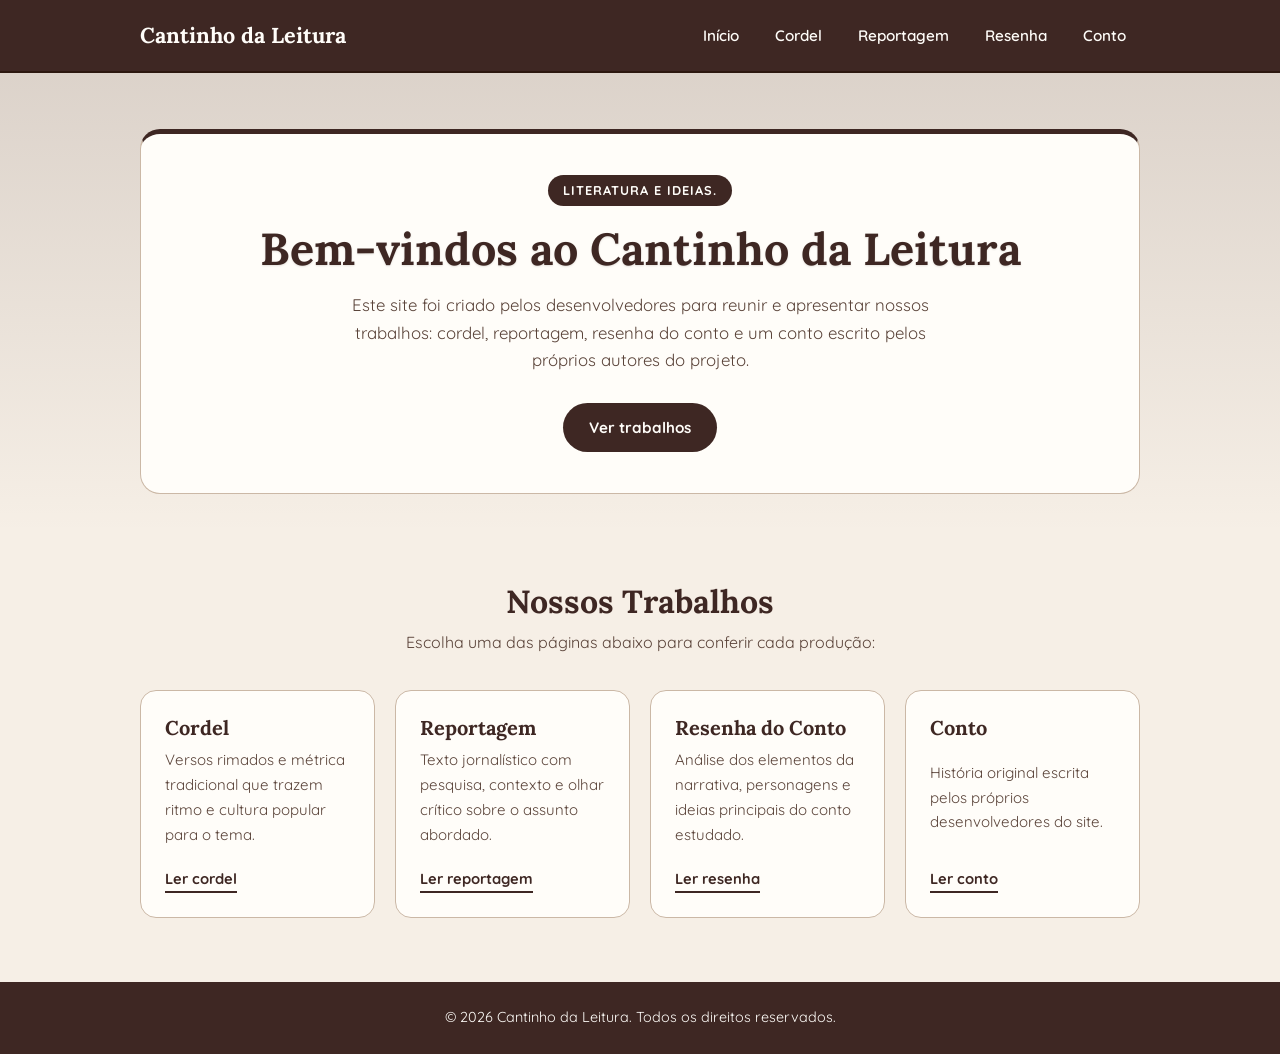
<file: index.html>
<!DOCTYPE html>
<html lang="pt-BR">
<head>
  <meta charset="UTF-8">
  <meta name="viewport" content="width=device-width, initial-scale=1.0">
  <title>Cantinho da Leitura | Início</title>

<link rel="icon" type="image/png" href="cafe icon.png">

  <link rel="preconnect" href="https://fonts.googleapis.com">
  <link rel="preconnect" href="https://fonts.gstatic.com" crossorigin>
  <link href="https://fonts.googleapis.com/css2?family=Lora:ital,wght@0,500;0,700;1,400&family=Quicksand:wght@400;600;700&display=swap" rel="stylesheet">

  <link rel="stylesheet" href="style.css">
</head>
<body>

  <header>
    <div class="container cabecalho-conteudo">
      <span class="logo">Cantinho da Leitura</span>

      <nav aria-label="Menu principal">
        <ul class="menu">
          <li><a href="index.html">Início</a></li>
          <li><a href="cordel.html">Cordel</a></li>
          <li><a href="repor.html">Reportagem</a></li>
          <li><a href="resenha.html">Resenha</a></li>
          <li><a href="contos.html">Conto</a></li>
        </ul>
      </nav>
    </div>
  </header>

  <main>
    <section class="hero">
      <div class="container hero-caixa">
        <span class="etiqueta">Literatura e ideias.</span>
        <h1>Bem-vindos ao Cantinho da Leitura</h1>
        <p>
          Este site foi criado pelos desenvolvedores para reunir e apresentar nossos trabalhos:
          cordel, reportagem, resenha do conto e um conto escrito pelos próprios autores do projeto.
        </p>
        <a href="#trabalhos" class="botao-cta">Ver trabalhos</a>
      </div>
    </section>

    <section id="trabalhos" class="secao-trabalhos">
      <div class="container">
        <div class="cabecalho-secao">
          <h2>Nossos Trabalhos</h2>
          <p>Escolha uma das páginas abaixo para conferir cada produção:</p>
        </div>

        <div class="grid-cards">
          <article class="card">
            <h3>Cordel</h3>
            <p>
              Versos rimados e métrica tradicional que trazem ritmo e cultura popular para o tema.
            </p>
            <a href="cordel.html" class="link-card">Ler cordel</a>
          </article>

          <article class="card">
            <h3>Reportagem</h3>
            <p>
              Texto jornalístico com pesquisa, contexto e olhar crítico sobre o assunto abordado.
            </p>
            <a href="repor.html" class="link-card">Ler reportagem</a>
          </article>

          <article class="card">
            <h3>Resenha do Conto</h3>
            <p>
              Análise dos elementos da narrativa, personagens e ideias principais do conto estudado.
            </p>
            <a href="resenha.html" class="link-card">Ler resenha</a>
          </article>

          <article class="card">
            <h3>Conto</h3>
            <p>
              História original escrita pelos próprios desenvolvedores do site.
            </p>
            <a href="contos.html" class="link-card">Ler conto</a>
          </article>
        </div>
      </div>
    </section>
  </main>

  <footer class="rodape">
    <div class="container">
      <p>&copy; 2026 Cantinho da Leitura. Todos os direitos reservados.</p>
    </div>
  </footer>

</body>
</html>
</file>
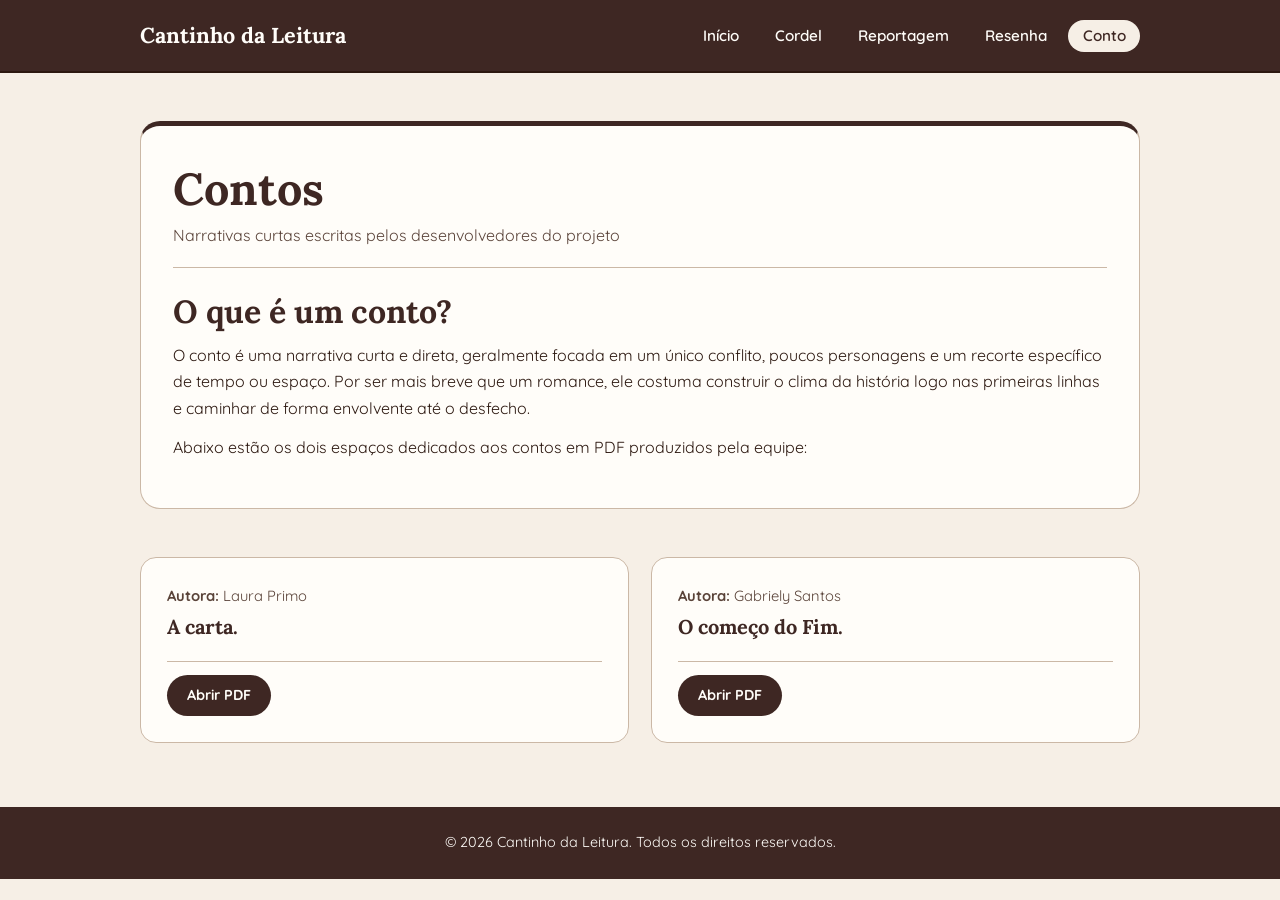
<file: contos.html>
<!DOCTYPE html>
<html lang="pt-BR">
<head>
  <meta charset="UTF-8">
  <meta name="viewport" content="width=device-width, initial-scale=1.0">
  <title>Cantinho da Leitura | Contos</title>

 <link rel="icon" type="image/png" href="cafe icon.png">

  <link rel="preconnect" href="https://fonts.googleapis.com">
  <link rel="preconnect" href="https://fonts.gstatic.com" crossorigin>
  <link href="https://fonts.googleapis.com/css2?family=Lora:ital,wght@0,500;0,700;1,400&family=Quicksand:wght@400;600;700&display=swap" rel="stylesheet">

  <link rel="stylesheet" href="style.css">
</head>
<body>

  <header>
    <div class="container cabecalho-conteudo">
      <span class="logo">Cantinho da Leitura</span>

      <nav aria-label="Menu principal">
        <ul class="menu">
          <li><a href="index.html">Início</a></li>
          <li><a href="cordel.html">Cordel</a></li>
          <li><a href="repor.html">Reportagem</a></li>
          <li><a href="resenha.html">Resenha</a></li>
          <li><a href="contos.html" aria-current="page">Conto</a></li>
        </ul>
      </nav>
    </div>
  </header>

  <main>
    <section class="resumo-conto">
      <div class="container">
        <div class="caixa-resumo">
          <h1>Contos</h1>
          <p class="subtitulo-pagina">Narrativas curtas escritas pelos desenvolvedores do projeto</p>

          <div class="resumo-texto">
            <h2>O que é um conto?</h2>
            <p>
              O conto é uma narrativa curta e direta, geralmente focada em um único conflito,
              poucos personagens e um recorte específico de tempo ou espaço. Por ser mais breve
              que um romance, ele costuma construir o clima da história logo nas primeiras linhas
              e caminhar de forma envolvente até o desfecho.
            </p>
            <p>
              Abaixo estão os dois espaços dedicados aos contos em PDF produzidos pela equipe:
            </p>
          </div>
        </div>
      </div>
    </section>

    <section class="secao-repositorios">
      <div class="container">
        <div class="grid-contos">

       
          <article class="card-conto">
            <div class="info-conto">
              <p class="autor-conto"><strong>Autora:</strong> Laura Primo </p>
              <h3>A carta.</h3>
            </div>
            <div class="acoes-pdf">
              <a href="conto - Laura Primo.pdf" target="_blank" rel="noopener noreferrer" class="botao-pdf">Abrir PDF</a>
            </div>
          </article>

          <article class="card-conto">
            <div class="info-conto">
              <p class="autor-conto"><strong>Autora:</strong> Gabriely Santos</p>
              <h3>O começo do Fim.</h3>
            </div>
            <div class="acoes-pdf">
              <a href="gabriely_conto.pdf" target="_blank" rel="noopener noreferrer" class="botao-pdf">Abrir PDF</a>
            </div>
          </article>

      
    </section>
  </main>

  <footer class="rodape">
    <div class="container">
      <p>&copy; 2026 Cantinho da Leitura. Todos os direitos reservados.</p>
    </div>
  </footer>

</body>
</html>
</file>
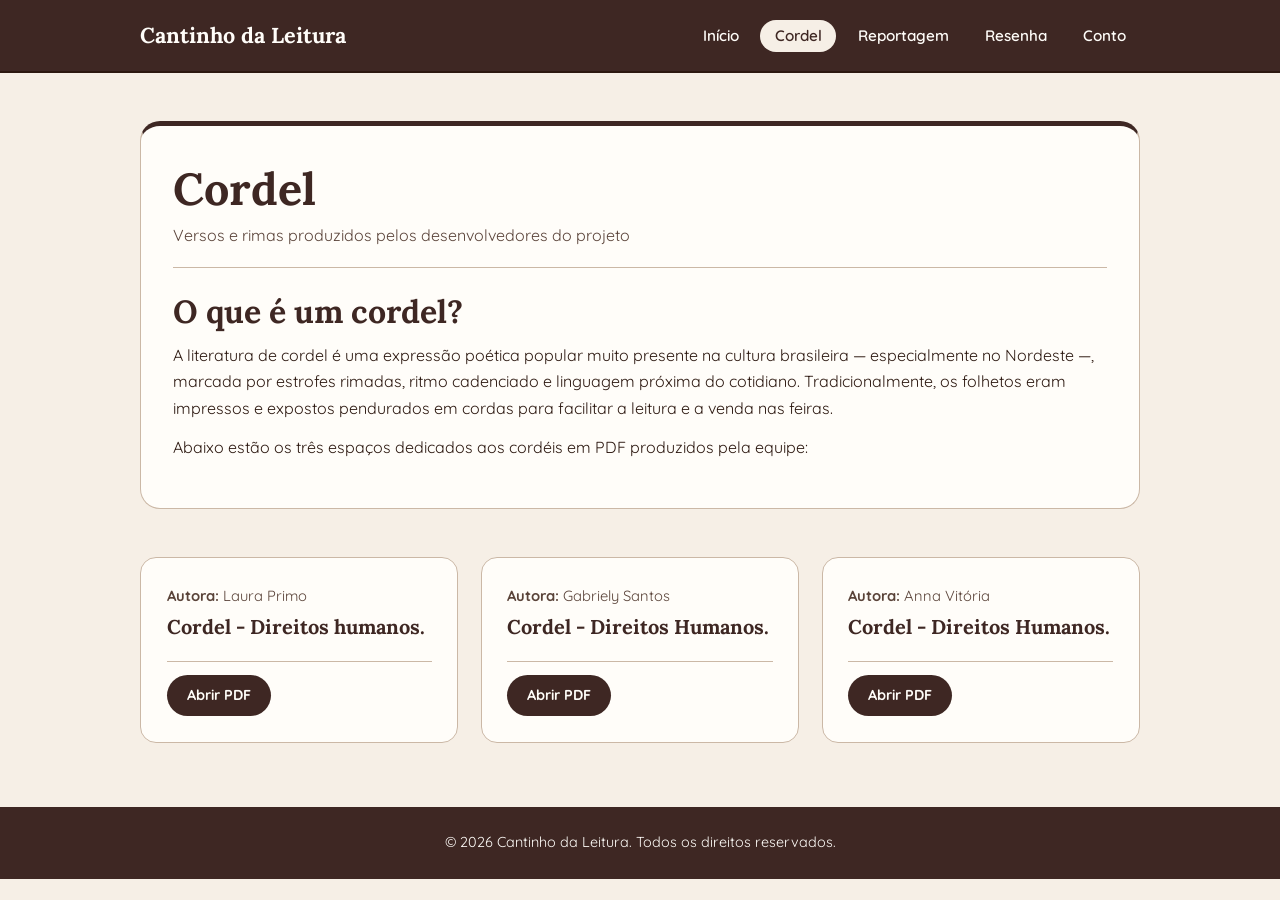
<file: cordel.html>
<!DOCTYPE html>
<html lang="pt-BR">
<head>
  <meta charset="UTF-8">
  <meta name="viewport" content="width=device-width, initial-scale=1.0">
  <title>Cantinho da Leitura | Cordel</title>

  <link rel="icon" type="image/png" href="cafe icon.png">

  <link rel="preconnect" href="https://fonts.googleapis.com">
  <link rel="preconnect" href="https://fonts.gstatic.com" crossorigin>
  <link href="https://fonts.googleapis.com/css2?family=Lora:ital,wght@0,500;0,700;1,400&family=Quicksand:wght@400;600;700&display=swap" rel="stylesheet">

  <link rel="stylesheet" href="style.css">
</head>
<body>

  <header>
    <div class="container cabecalho-conteudo">
      <span class="logo">Cantinho da Leitura</span>

      <nav aria-label="Menu principal">
        <ul class="menu">
          <li><a href="index.html">Início</a></li>
          <li><a href="cordel.html" aria-current="page">Cordel</a></li>
          <li><a href="repor.html">Reportagem</a></li>
          <li><a href="resenha.html">Resenha</a></li>
          <li><a href="contos.html">Conto</a></li>
        </ul>
      </nav>
    </div>
  </header>

  <main>
    <section class="resumo-conto">
      <div class="container">
        <div class="caixa-resumo">
          <h1>Cordel</h1>
          <p class="subtitulo-pagina">Versos e rimas produzidos pelos desenvolvedores do projeto</p>

          <div class="resumo-texto">
            <h2>O que é um cordel?</h2>
            <p>
              A literatura de cordel é uma expressão poética popular muito presente na cultura
              brasileira — especialmente no Nordeste —, marcada por estrofes rimadas, ritmo
              cadenciado e linguagem próxima do cotidiano. Tradicionalmente, os folhetos eram
              impressos e expostos pendurados em cordas para facilitar a leitura e a venda nas feiras.
            </p>
            <p>
              Abaixo estão os três espaços dedicados aos cordéis em PDF produzidos pela equipe:
            </p>
          </div>
        </div>
      </div>
    </section>

    <section class="secao-repositorios">
      <div class="container">
        <div class="grid-contos">


          <article class="card-conto">
            <div class="info-conto">
              <p class="autor-conto"><strong>Autora:</strong> Laura Primo </p>
              <h3>Cordel - Direitos humanos. </h3>
            </div>
            <div class="acoes-pdf">
              <a href="cordel laura primo 148.pdf" target="_blank" rel="noopener noreferrer" class="botao-pdf">Abrir PDF</a>
            </div>
          </article>

          <article class="card-conto">
            <div class="info-conto">
              <p class="autor-conto"><strong>Autora:</strong> Gabriely Santos</p>
              <h3>Cordel - Direitos Humanos.</h3>
            </div>
            <div class="acoes-pdf">
              <a href="gabriely_cordel.pdf" target="_blank" rel="noopener noreferrer" class="botao-pdf">Abrir PDF</a>
            </div>
          </article>


          <article class="card-conto">
            <div class="info-conto">
              <p class="autor-conto"><strong>Autora:</strong> Anna Vitória </p>
              <h3> Cordel - Direitos Humanos.</h3>
            </div>
            <div class="acoes-pdf">
              <a href="cordel anna.pdf" target="_blank" rel="noopener noreferrer" class="botao-pdf">Abrir PDF</a>
            </div>
          </article>

        </div>
      </div>
    </section>
  </main>

  <footer class="rodape">
    <div class="container">
      <p>&copy; 2026 Cantinho da Leitura. Todos os direitos reservados.</p>
    </div>
  </footer>

</body>
</html>
</file>
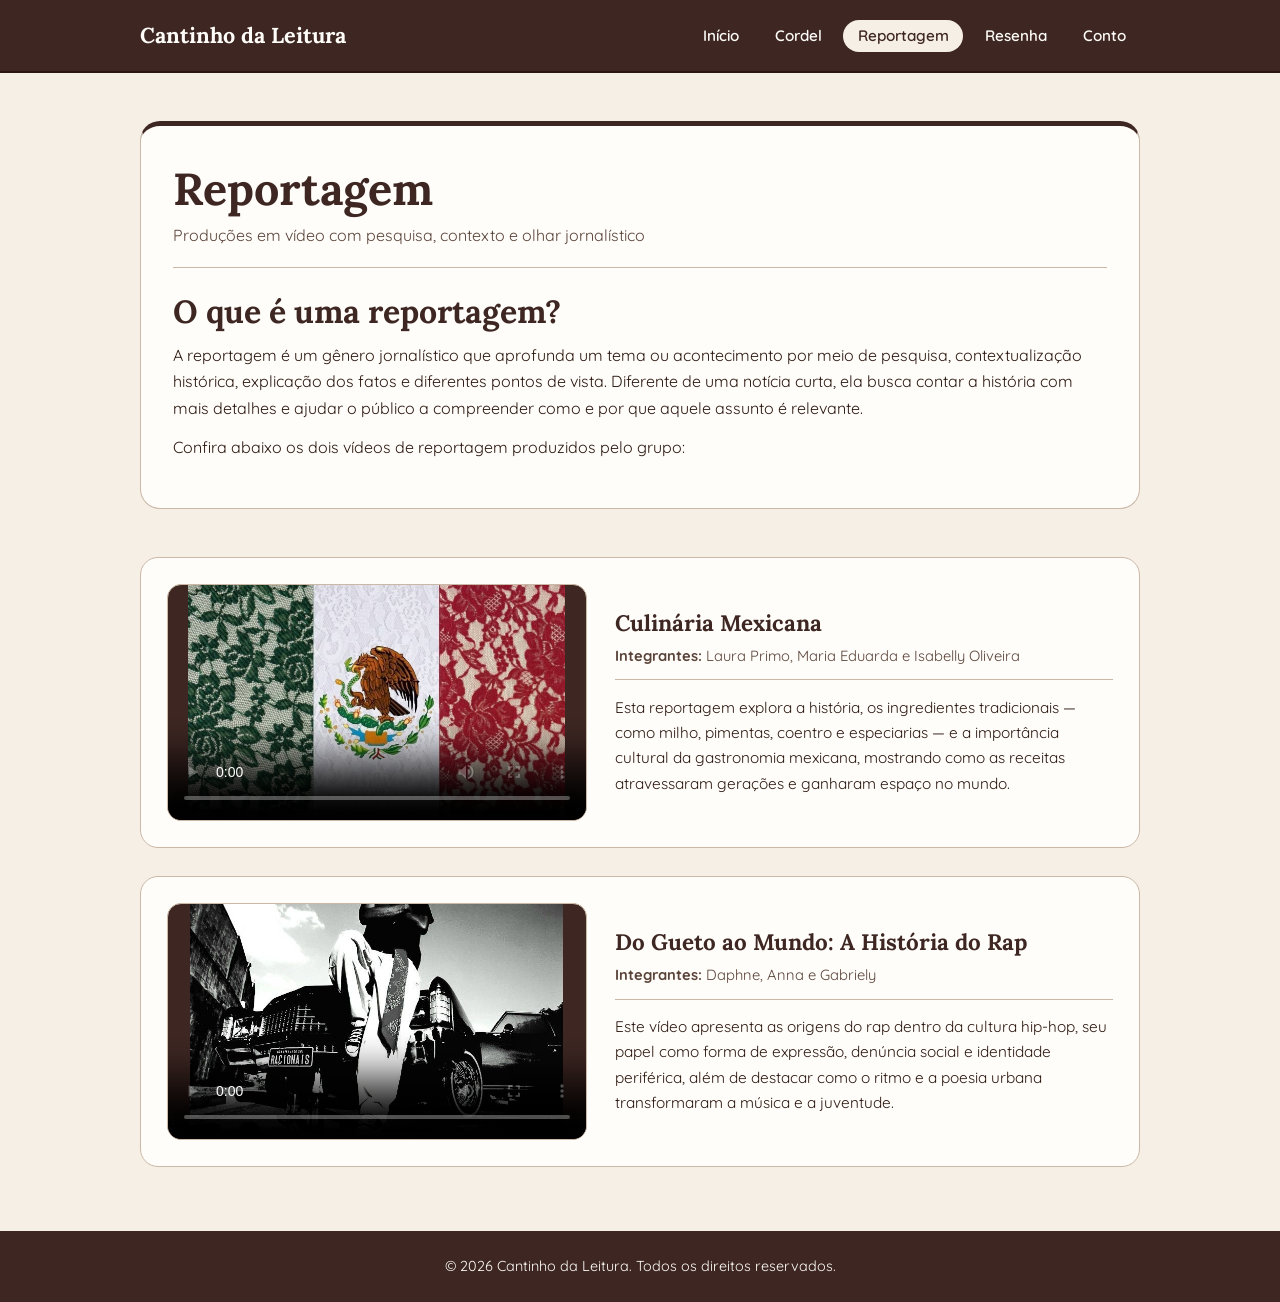
<file: repor.html>
<!DOCTYPE html>
<html lang="pt-BR">
<head>
  <meta charset="UTF-8">
  <meta name="viewport" content="width=device-width, initial-scale=1.0">
  <title>Cantinho da Leitura | Reportagem</title>

  <link rel="icon" type="image/png" href="cafe icon.png">

  <link rel="preconnect" href="https://fonts.googleapis.com">
  <link rel="preconnect" href="https://fonts.gstatic.com" crossorigin>
  <link href="https://fonts.googleapis.com/css2?family=Lora:ital,wght@0,500;0,700;1,400&family=Quicksand:wght@400;600;700&display=swap" rel="stylesheet">

  <link rel="stylesheet" href="style.css">
</head>
<body>

  <header>
    <div class="container cabecalho-conteudo">
      <span class="logo">Cantinho da Leitura</span>

      <nav aria-label="Menu principal">
        <ul class="menu">
          <li><a href="index.html">Início</a></li>
          <li><a href="cordel.html">Cordel</a></li>
          <li><a href="repor.html" aria-current="page">Reportagem</a></li>
          <li><a href="resenha.html">Resenha</a></li>
          <li><a href="contos.html">Conto</a></li>
        </ul>
      </nav>
    </div>
  </header>

  <main>
    <section class="resumo-conto">
      <div class="container">
        <div class="caixa-resumo">
          <h1>Reportagem</h1>
          <p class="subtitulo-pagina">Produções em vídeo com pesquisa, contexto e olhar jornalístico</p>

          <div class="resumo-texto">
            <h2>O que é uma reportagem?</h2>
            <p>
              A reportagem é um gênero jornalístico que aprofunda um tema ou acontecimento por meio
              de pesquisa, contextualização histórica, explicação dos fatos e diferentes pontos de vista.
              Diferente de uma notícia curta, ela busca contar a história com mais detalhes e ajudar o
              público a compreender como e por que aquele assunto é relevante.
            </p>
            <p>
              Confira abaixo os dois vídeos de reportagem produzidos pelo grupo:
            </p>
          </div>
        </div>
      </div>
    </section>

    <section class="secao-reportagens">
      <div class="container lista-reportagens">

        <article class="item-reportagem">
          <div class="midia-video">
    
            <video controls poster="mexico.jpg"
              <source src="mexico.mp4" type="video/mp4">
            </video>
          </div>

          <div class="info-reportagem">
            <h2> Culinária Mexicana</h2>
            <p class="integrantes-video"><strong>Integrantes:</strong> Laura Primo, Maria Eduarda e Isabelly Oliveira</p>
            <p class="trecho-video">
              Esta reportagem explora a história, os ingredientes tradicionais — como milho, pimentas,
              coentro e especiarias — e a importância cultural da gastronomia mexicana, mostrando como
              as receitas atravessaram gerações e ganharam espaço no mundo.
            </p>
          </div>
        </article>

    <article class="item-reportagem">
          <div class="midia-video">
         
            <video controls poster="Racionais.jpg">

              <source src="rap.mp4" type="video/mp4">
              </video>

          </div>

          <div class="info-reportagem">
            <h2>Do Gueto ao Mundo: A História do Rap</h2>
            <p class="integrantes-video"><strong>Integrantes:</strong> Daphne, Anna e Gabriely</p>
            <p class="trecho-video">
              Este vídeo apresenta as origens do rap dentro da cultura hip-hop, seu papel como forma
              de expressão, denúncia social e identidade periférica, além de destacar como o ritmo e a
              poesia urbana transformaram a música e a juventude.
            </p>
          </div>
        </article>

      </div>
    </section>
  </main>

  <footer class="rodape">
    <div class="container">
      <p>&copy; 2026 Cantinho da Leitura. Todos os direitos reservados.</p>
    </div>
  </footer>

</body>
</html>
</file>
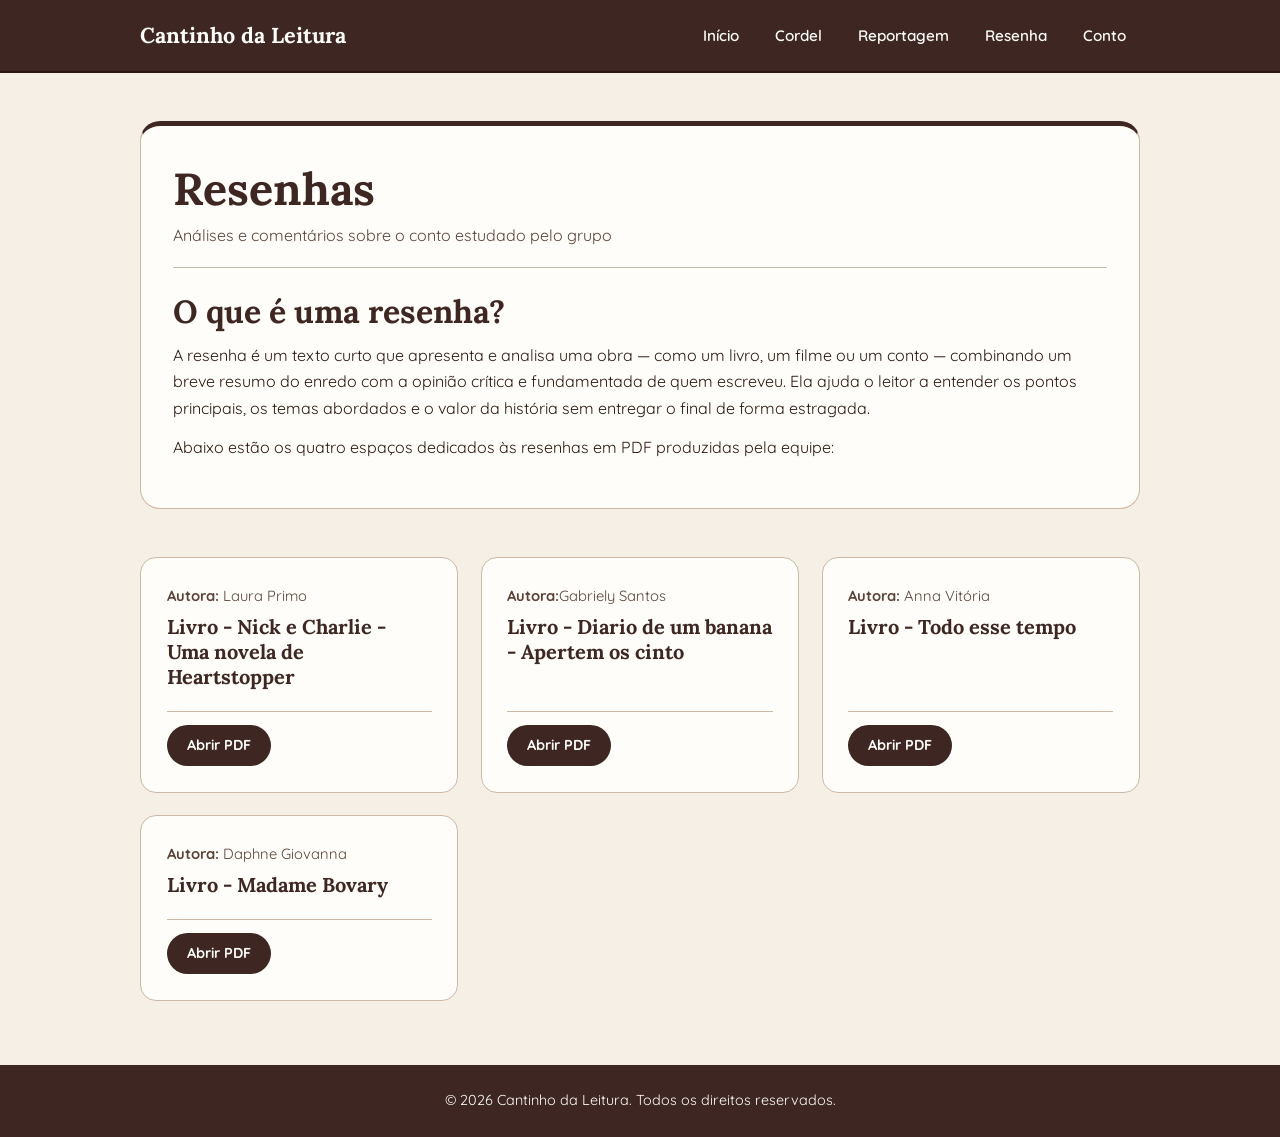
<file: resenha.html>
<!DOCTYPE html>
<html lang="pt-BR">
<head>
  <meta charset="UTF-8">
  <meta name="viewport" content="width=device-width, initial-scale=1.0">
  <title>Cantinho da Leitura | Resenha</title>

 <link rel="icon" type="image/png" href="cafe icon.png">

  <link rel="preconnect" href="https://fonts.googleapis.com">
  <link rel="preconnect" href="https://fonts.gstatic.com" crossorigin>
  <link href="https://fonts.googleapis.com/css2?family=Lora:ital,wght@0,500;0,700;1,400&family=Quicksand:wght@400;600;700&display=swap" rel="stylesheet">

  <link rel="stylesheet" href="style.css">
</head>
<body>

  <header>
    <div class="container cabecalho-conteudo">
      <span class="logo">Cantinho da Leitura</span>

      <nav aria-label="Menu principal">
        <ul class="menu">
          <li><a href="index.html">Início</a></li>
          <li><a href="cordel.html">Cordel</a></li>
          <li><a href="repor.html">Reportagem</a></li>
          <li><a href="resenha.html">Resenha</a></li>
          <li><a href="contos.html">Conto</a></li>
        </ul>
      </nav>
    </div>
  </header>

  <main>
  
    <section class="resumo-conto">
      <div class="container">
        <div class="caixa-resumo">
          <h1>Resenhas</h1>
          <p class="subtitulo-pagina">Análises e comentários sobre o conto estudado pelo grupo</p>

          <div class="resumo-texto">
            <h2>O que é uma resenha?</h2>
            <p>
              A resenha é um texto curto que apresenta e analisa uma obra — como um livro,
              um filme ou um conto — combinando um breve resumo do enredo com a opinião crítica
              e fundamentada de quem escreveu. Ela ajuda o leitor a entender os pontos principais,
              os temas abordados e o valor da história sem entregar o final de forma estragada.
            </p>
            <p>
              Abaixo estão os quatro espaços dedicados às resenhas em PDF produzidas pela equipe:
            </p>
          </div>
        </div>
      </div>
    </section>

    <section class="secao-repositorios">
      <div class="container">
        <div class="grid-contos">

          <article class="card-conto">
            <div class="info-conto">
              <p class="autor-conto"><strong>Autora:</strong> Laura Primo</p>
              <h3>Livro - Nick e Charlie - Uma novela de Heartstopper</h3>
            </div>
            <div class="acoes-pdf">
              <a href="resenha Laura Primo 148.pdf" target="_blank" rel="noopener noreferrer" class="botao-pdf">Abrir PDF</a>
            </div>
          </article>

          <article class="card-conto">
            <div class="info-conto">
              <p class="autor-conto"><strong>Autora:</strong>Gabriely Santos</p>
              <h3>Livro - Diario de um banana - Apertem os cinto</h3>
            </div>
            <div class="acoes-pdf">
              <a href="Resenha gaby.pdf" target="_blank" rel="noopener noreferrer" class="botao-pdf">Abrir PDF</a>
            </div>
          </article>

          <article class="card-conto">
            <div class="info-conto">
              <p class="autor-conto"><strong>Autora:</strong> Anna Vitória </p>
              <h3>Livro - Todo esse tempo</h3>
            </div>
            <div class="acoes-pdf">
              <a href="Resenha - Anna Vitória.pdf" target="_blank" rel="noopener noreferrer" class="botao-pdf">Abrir PDF</a>
            </div>
          </article>

          <article class="card-conto">
            <div class="info-conto">
              <p class="autor-conto"><strong>Autora:</strong> Daphne Giovanna</p>
              <h3>Livro - Madame Bovary</h3>
            </div>
            <div class="acoes-pdf">
              <a href="Daphne_Resenha.pdf" target="_blank" rel="noopener noreferrer" class="botao-pdf">Abrir PDF</a>
            </div>
          </article>

        </div>
      </div>
    </section>
  </main>

  <footer class="rodape">
    <div class="container">
      <p>&copy; 2026 Cantinho da Leitura. Todos os direitos reservados.</p>
    </div>
  </footer>

</body>
</html>
</file>
<file: style.css>
:root {
  --cor-primaria: #3e2723;     
  --cor-secundaria: #5d3a2e;    
  --cor-acento: #8d6e63;        
  --cor-fundo: #f6efe6;         
  --cor-fundo-card: #fffdf9;    
  --cor-borda: #cbb8a6;      
  --cor-texto: #2c1810;         
  --cor-texto-suave: #5a4339;   
  --cor-texto-inv: #fffdf9;     
  --fonte-titulo: 'Lora', Georgia, serif;
  --fonte-corpo: 'Quicksand', sans-serif;
}
*,
*::before,
*::after {
  box-sizing: border-box;
  margin: 0;
  padding: 0;
}

html {
  font-size: 16px;
  scroll-behavior: smooth;
}

body {
  font-family: var(--fonte-corpo);
  background-color: var(--cor-fundo);
  color: var(--cor-texto);
  line-height: 1.65;
}

.container {
  width: 90%;
  max-width: 1000px;
  margin: 0 auto;
}

h1, h2, h3 {
  font-family: var(--fonte-titulo);
  color: var(--cor-primaria);
  line-height: 1.25;
}

h1 {
  font-size: clamp(1.9rem, 4vw, 2.8rem);
  font-weight: 700;
}

h2 {
  font-size: clamp(1.5rem, 3vw, 2rem);
  font-weight: 700;
}

h3 {
  font-size: 1.25rem;
  font-weight: 700;
}

a:focus-visible {
  outline: 2px solid var(--cor-primaria);
  outline-offset: 3px;
  border-radius: 4px;
}

header {
  background-color: var(--cor-primaria);
  border-bottom: 2px solid var(--cor-texto);
}

.cabecalho-conteudo {
  display: flex;
  justify-content: space-between;
  align-items: center;
  flex-wrap: wrap;
  gap: 1rem;
  padding: 1.1rem 0;
}

.logo {
  font-family: var(--fonte-titulo);
  font-size: 1.35rem;
  font-weight: 700;
  color: var(--cor-texto-inv);
}

.menu {
  list-style: none;
  display: flex;
  flex-wrap: wrap;
  gap: 0.45rem;
}

.menu a {
  text-decoration: none;
  color: var(--cor-texto-inv);
  font-weight: 600;
  font-size: 0.95rem;
  padding: 0.4rem 0.9rem;
  border-radius: 999px;
  transition: background-color 0.2s ease, color 0.2s ease;
}

.menu a:hover,
.menu a[aria-current="page"] {
  background-color: var(--cor-fundo);
  color: var(--cor-primaria);
}
.hero {
  padding: 3.5rem 0 2.5rem;
  background: linear-gradient(180deg, rgba(62, 39, 35, 0.14), rgba(246, 239, 230, 0));
}

.hero-caixa {
  background-color: var(--cor-fundo-card);
  border: 1.5px solid var(--cor-borda);
  border-top: 5px solid var(--cor-primaria);
  border-radius: 20px;
  padding: 2.6rem 2rem;
  text-align: center;
}

.etiqueta {
  display: inline-block;
  background-color: var(--cor-primaria);
  color: var(--cor-texto-inv);
  font-size: 0.8rem;
  font-weight: 700;
  text-transform: uppercase;
  letter-spacing: 1px;
  padding: 0.3rem 0.95rem;
  border-radius: 999px;
  margin-bottom: 0.9rem;
}

.hero-caixa h1 {
  margin-bottom: 0.9rem;
  text-shadow: 0 1px 2px rgba(44, 24, 16, 0.12);
}

.hero-caixa p {
  max-width: 620px;
  margin: 0 auto 1.8rem;
  color: var(--cor-texto-suave);
  font-size: 1.05rem;
}

.botao-cta {
  display: inline-block;
  background-color: var(--cor-primaria);
  color: var(--cor-texto-inv);
  text-decoration: none;
  font-weight: 700;
  font-size: 0.95rem;
  padding: 0.75rem 1.65rem;
  border-radius: 999px;
  transition: background-color 0.2s ease;
}

.botao-cta:hover {
  background-color: var(--cor-secundaria);
}

/* === 6. CARDS DOS TRABALHOS === */
.secao-trabalhos {
  padding: 3rem 0 4rem;
}

.cabecalho-secao {
  text-align: center;
  margin-bottom: 2.2rem;
}

.cabecalho-secao h2 {
  margin-bottom: 0.4rem;
}

.cabecalho-secao p {
  color: var(--cor-texto-suave);
}

.grid-cards {
  display: grid;
  grid-template-columns: repeat(auto-fill, minmax(210px, 1fr));
  gap: 1.25rem;
}

.card {
  background-color: var(--cor-fundo-card);
  border: 1.5px solid var(--cor-borda);
  border-radius: 16px;
  padding: 1.5rem;
  display: flex;
  flex-direction: column;
  justify-content: space-between;
  transition: border-color 0.2s ease;
}

.card:hover {
  border-color: var(--cor-primaria);
}

.card h3 {
  margin-bottom: 0.5rem;
}

.card p {
  color: var(--cor-texto-suave);
  font-size: 0.94rem;
  margin-bottom: 1.2rem;
}

.link-card {
  text-decoration: none;
  color: var(--cor-primaria);
  font-weight: 700;
  font-size: 0.92rem;
  align-self: flex-start;
  border-bottom: 2px solid var(--cor-primaria);
  transition: color 0.2s ease, border-color 0.2s ease;
}

.link-card:hover {
  color: var(--cor-acento);
  border-color: var(--cor-acento);
}

.rodape {
  background-color: var(--cor-primaria);
  color: var(--cor-texto-inv);
  padding: 1.5rem 0;
  text-align: center;
  font-size: 0.9rem;
}

@media (max-width: 600px) {
  .cabecalho-conteudo {
    flex-direction: column;
  }

  .hero-caixa {
    padding: 2rem 1.2rem;
  }
}

:root {
  --cor-primaria: #3e2723;     
  --cor-secundaria: #5d3a2e;    
  --cor-acento: #8d6e63;       
  --cor-fundo: #f6efe6;        
  --cor-fundo-card: #fffdf9;    
  --cor-borda: #cbb8a6;        
  --cor-texto: #2c1810;         
  --cor-texto-suave: #5a4339;  
  --cor-texto-inv: #fffdf9;     

  --fonte-titulo: 'Lora', Georgia, serif;
  --fonte-corpo: 'Quicksand', sans-serif;
}

*,
*::before,
*::after {
  box-sizing: border-box;
  margin: 0;
  padding: 0;
}

html {
  font-size: 16px;
  scroll-behavior: smooth;
}

body {
  font-family: var(--fonte-corpo);
  background-color: var(--cor-fundo);
  color: var(--cor-texto);
  line-height: 1.65;
}

.container {
  width: 90%;
  max-width: 1000px;
  margin: 0 auto;
}

h1, h2, h3 {
  font-family: var(--fonte-titulo);
  color: var(--cor-primaria);
  line-height: 1.25;
}

h1 {
  font-size: clamp(1.9rem, 4vw, 2.8rem);
  font-weight: 700;
}

h2 {
  font-size: clamp(1.5rem, 3vw, 2rem);
  font-weight: 700;
}

h3 {
  font-size: 1.25rem;
  font-weight: 700;
}

a:focus-visible {
  outline: 2px solid var(--cor-primaria);
  outline-offset: 3px;
  border-radius: 4px;
}

header {
  background-color: var(--cor-primaria);
  border-bottom: 2px solid var(--cor-texto);
}

.cabecalho-conteudo {
  display: flex;
  justify-content: space-between;
  align-items: center;
  flex-wrap: wrap;
  gap: 1rem;
  padding: 1.1rem 0;
}

.logo {
  font-family: var(--fonte-titulo);
  font-size: 1.35rem;
  font-weight: 700;
  color: var(--cor-texto-inv);
}

.menu {
  list-style: none;
  display: flex;
  flex-wrap: wrap;
  gap: 0.45rem;
}

.menu a {
  text-decoration: none;
  color: var(--cor-texto-inv);
  font-weight: 600;
  font-size: 0.95rem;
  padding: 0.4rem 0.9rem;
  border-radius: 999px;
  transition: background-color 0.2s ease, color 0.2s ease;
}

.menu a:hover,
.menu a[aria-current="page"] {
  background-color: var(--cor-fundo);
  color: var(--cor-primaria);
}

.hero {
  padding: 3.5rem 0 2.5rem;
  background: linear-gradient(180deg, rgba(62, 39, 35, 0.14), rgba(246, 239, 230, 0));
}

.hero-caixa {
  background-color: var(--cor-fundo-card);
  border: 1.5px solid var(--cor-borda);
  border-top: 5px solid var(--cor-primaria);
  border-radius: 20px;
  padding: 2.6rem 2rem;
  text-align: center;
}

.etiqueta {
  display: inline-block;
  background-color: var(--cor-primaria);
  color: var(--cor-texto-inv);
  font-size: 0.8rem;
  font-weight: 700;
  text-transform: uppercase;
  letter-spacing: 1px;
  padding: 0.3rem 0.95rem;
  border-radius: 999px;
  margin-bottom: 0.9rem;
}

.hero-caixa h1 {
  margin-bottom: 0.9rem;
  text-shadow: 0 1px 2px rgba(44, 24, 16, 0.12);
}

.hero-caixa p {
  max-width: 620px;
  margin: 0 auto 1.8rem;
  color: var(--cor-texto-suave);
  font-size: 1.05rem;
}

.botao-cta {
  display: inline-block;
  background-color: var(--cor-primaria);
  color: var(--cor-texto-inv);
  text-decoration: none;
  font-weight: 700;
  font-size: 0.95rem;
  padding: 0.75rem 1.65rem;
  border-radius: 999px;
  transition: background-color 0.2s ease;
}

.botao-cta:hover {
  background-color: var(--cor-secundaria);
}

.secao-trabalhos {
  padding: 3rem 0 4rem;
}

.cabecalho-secao {
  text-align: center;
  margin-bottom: 2.2rem;
}

.cabecalho-secao h2 {
  margin-bottom: 0.4rem;
}

.cabecalho-secao p {
  color: var(--cor-texto-suave);
}

.grid-cards {
  display: grid;
  grid-template-columns: repeat(auto-fill, minmax(210px, 1fr));
  gap: 1.25rem;
}

.card {
  background-color: var(--cor-fundo-card);
  border: 1.5px solid var(--cor-borda);
  border-radius: 16px;
  padding: 1.5rem;
  display: flex;
  flex-direction: column;
  justify-content: space-between;
  transition: border-color 0.2s ease;
}

.card:hover {
  border-color: var(--cor-primaria);
}

.card h3 {
  margin-bottom: 0.5rem;
}

.card p {
  color: var(--cor-texto-suave);
  font-size: 0.94rem;
  margin-bottom: 1.2rem;
}

.link-card {
  text-decoration: none;
  color: var(--cor-primaria);
  font-weight: 700;
  font-size: 0.92rem;
  align-self: flex-start;
  border-bottom: 2px solid var(--cor-primaria);
  transition: color 0.2s ease, border-color 0.2s ease;
}

.link-card:hover {
  color: var(--cor-acento);
  border-color: var(--cor-acento);
}

.resumo-conto {
  padding: 3rem 0 1.5rem;
}

.caixa-resumo {
  background-color: var(--cor-fundo-card);
  border: 1.5px solid var(--cor-borda);
  border-top: 5px solid var(--cor-primaria);
  border-radius: 20px;
  padding: 2.2rem 2rem;
}

.subtitulo-pagina {
  color: var(--cor-texto-suave);
  font-size: 1rem;
  margin-top: 0.3rem;
  margin-bottom: 1.5rem;
  padding-bottom: 1.2rem;
  border-bottom: 1px solid var(--cor-borda);
}

.resumo-texto h2 {
  margin-bottom: 0.6rem;
}

.resumo-texto p {
  color: var(--cor-texto);
  margin-bottom: 0.8rem;
}

.secao-repositorios {
  padding: 1.5rem 0 4rem;
}

.grid-contos {
  display: grid;
  grid-template-columns: repeat(auto-fit, minmax(280px, 1fr));
  gap: 1.4rem;
}

.card-conto {
  background-color: var(--cor-fundo-card);
  border: 1.5px solid var(--cor-borda);
  border-radius: 16px;
  padding: 1.6rem;
  display: flex;
  flex-direction: column;
  justify-content: space-between;
  gap: 1.4rem;
  transition: border-color 0.2s ease;
}

.card-conto:hover {
  border-color: var(--cor-primaria);
}

.autor-conto {
  font-size: 0.92rem;
  color: var(--cor-texto-suave);
  margin-bottom: 0.35rem;
}

.card-conto h3 {
  font-size: 1.25rem;
}

.acoes-pdf {
  padding-top: 0.8rem;
  border-top: 1px solid var(--cor-borda);
}

.botao-pdf {
  display: inline-block;
  background-color: var(--cor-primaria);
  color: var(--cor-texto-inv);
  text-decoration: none;
  font-weight: 700;
  font-size: 0.9rem;
  padding: 0.55rem 1.25rem;
  border-radius: 999px;
  transition: background-color 0.2s ease;
}

.botao-pdf:hover {
  background-color: var(--cor-secundaria);
}

.rodape {
  background-color: var(--cor-primaria);
  color: var(--cor-texto-inv);
  padding: 1.5rem 0;
  text-align: center;
  font-size: 0.9rem;
}

@media (max-width: 600px) {
  .cabecalho-conteudo {
    flex-direction: column;
  }

  .hero-caixa,
  .caixa-resumo {
    padding: 1.8rem 1.2rem;
  }
}

.secao-reportagens {
  padding: 1.5rem 0 4rem;
}

.lista-reportagens {
  display: flex;
  flex-direction: column;
  gap: 1.8rem;
}

.item-reportagem {
  background-color: var(--cor-fundo-card);
  border: 1.5px solid var(--cor-borda);
  border-radius: 18px;
  padding: 1.6rem;
  display: flex;
  align-items: center;
  gap: 1.8rem;
  transition: border-color 0.2s ease;
}

.item-reportagem:hover {
  border-color: var(--cor-primaria);
}

.midia-video {
  flex: 0 0 420px;
  max-width: 100%;
  border-radius: 14px;
  overflow: hidden;
  border: 1px solid var(--cor-borda);
  background-color: var(--cor-primaria);
}

.midia-video video,
.midia-video iframe {
  display: block;
  width: 100%;
  aspect-ratio: 16 / 9;
  border: 0;
}

.info-reportagem {
  flex: 1;
}

.info-reportagem h2 {
  font-size: 1.4rem;
  margin-bottom: 0.45rem;
}

.integrantes-video {
  font-size: 0.92rem;
  color: var(--cor-texto-suave);
  margin-bottom: 0.9rem;
  padding-bottom: 0.7rem;
  border-bottom: 1px solid var(--cor-borda);
}

.trecho-video {
  color: var(--cor-texto);
  font-size: 0.96rem;
}

@media (max-width: 820px) {
  .item-reportagem {
    flex-direction: column;
    align-items: stretch;
  }

  .midia-video {
    flex: none;
    width: 100%;
  }
}
</file>
